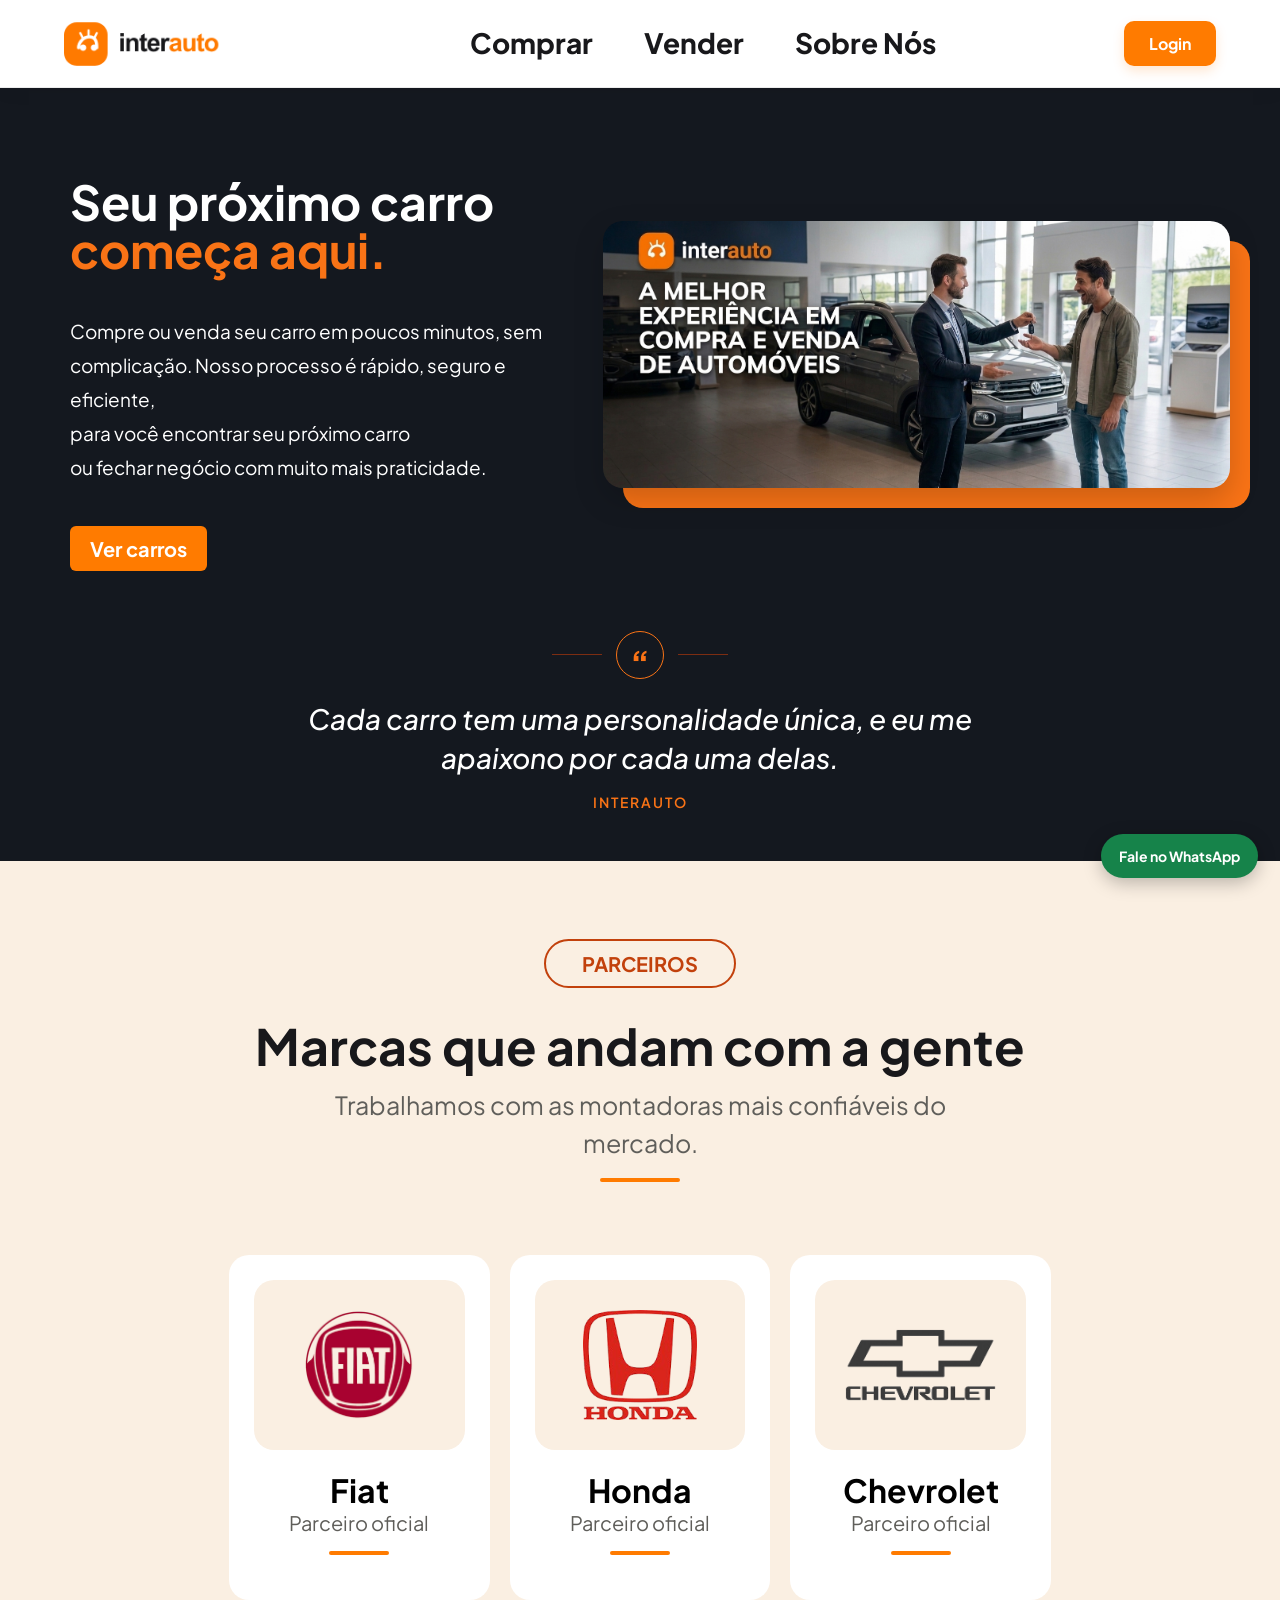
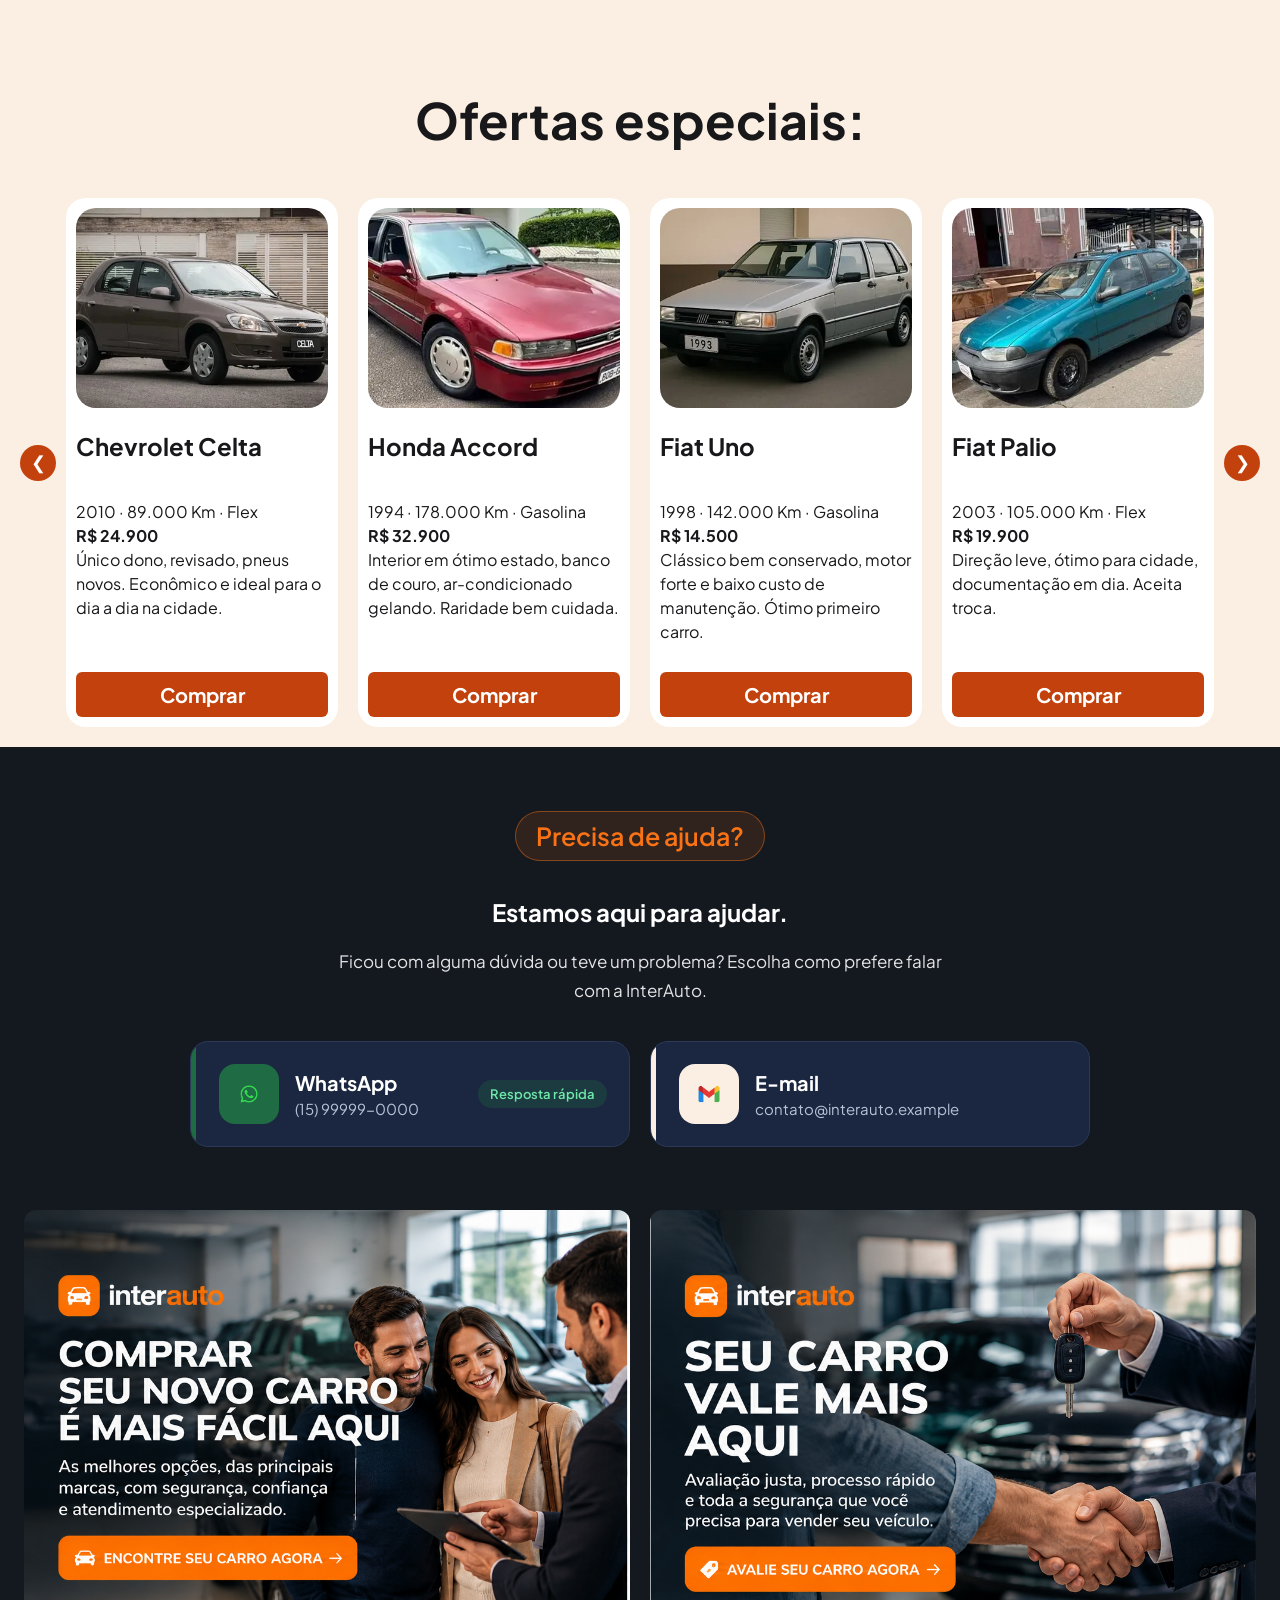
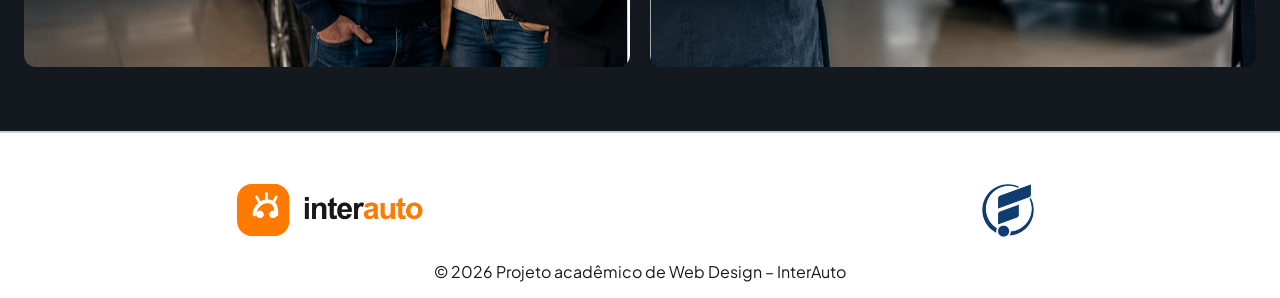
<file: index.html>
<!DOCTYPE html>
<html lang="pt-br">
    <head>
        <title>InterAuto | Compra e Venda de Carros</title>
        <meta charset="utf-8">
        <meta name="viewport" content="width=device-width, initial-scale=1">
        <meta name="description" content="Compre ou venda seu carro com a InterAuto. Veja ofertas de Fiat, Honda, Chevrolet e mais, de forma rápida, segura e sem complicação.">
        <meta property="og:type" content="website">
        <meta property="og:site_name" content="InterAuto">
        <meta property="og:title" content="InterAuto | Compra e Venda de Carros">
        <meta property="og:description" content="Compre ou venda seu carro com a InterAuto. Veja ofertas de Fiat, Honda, Chevrolet e mais, de forma rápida, segura e sem complicação.">
        <link rel="canonical" href="https://interauto-jet.vercel.app/">
        <meta property="og:locale" content="pt_BR">
        <meta property="og:url" content="https://interauto-jet.vercel.app/">
        <meta property="og:image" content="https://interauto-jet.vercel.app/images/telas/Imagem_capa.jpg">
        <meta name="twitter:card" content="summary_large_image">
        <meta name="twitter:title" content="InterAuto | Compra e Venda de Carros">
        <meta name="twitter:description" content="Compre ou venda seu carro com a InterAuto. Veja ofertas de Fiat, Honda, Chevrolet e mais, de forma rápida, segura e sem complicação.">
        <link rel="preconnect" href="https://fonts.googleapis.com">
        <link rel="preconnect" href="https://fonts.gstatic.com" crossorigin>
        <link href="https://fonts.googleapis.com/css2?family=Plus+Jakarta+Sans:ital,wght@0,200..800;1,200..800&display=swap" rel="stylesheet">
        <link rel="stylesheet" href="css/base.css">
        <link rel="stylesheet" href="css/header.css">
        <link rel="stylesheet" href="css/footer.css">
        <link rel="stylesheet" href="css/cards.css">
        <link rel="stylesheet" href="css/home.css">
        <link rel="icon" type="image/png" href="images/telas/favicon.png">
        <script>
            /* Se alguém abrir /index.html no site publicado, vai para o endereço principal (/).
               Só em http/https: abrindo o arquivo direto no computador (file://), não redireciona. */
            if (location.protocol.startsWith("http") && location.pathname.endsWith("/index.html")) {
                location.replace(location.pathname.replace(/index\.html$/, "") + location.search + location.hash);
            }
        </script>
        <script type="application/ld+json">
        {
          "@context": "https://schema.org",
          "@type": "AutoDealer",
          "name": "InterAuto",
          "url": "https://interauto-jet.vercel.app/",
          "description": "Compra e venda de veículos com segurança, transparência e agilidade.",
          "areaServed": "BR"
        }
        </script>
        <script src="./js/efeitos.js" defer></script>
    </head>
    <body>
        <header>
                 <a href="index.html" class="logo">
                    <img src="images/telas/logo_interauto.png" alt="Interauto">
                </a>
            <nav>
                <div class="menu">
                <a href="pages/comprar.html">Comprar</a>
                <a href="pages/vender.html">Vender</a>
                <a href="pages/sobre.html">Sobre Nós</a>
                </div>
            </nav>
            <a href="pages/login.html">
                 <button>Login</button>
            </a>
        </header>
        <section class="capa">
            <div class="capa-texto">
                <div>
                    <h1>Seu próximo carro<br><strong>começa aqui.</strong></h1>
                    <p>Compre ou venda seu carro em poucos minutos, sem complicação. Nosso processo é rápido, seguro e eficiente,<br> para você encontrar seu próximo carro <br>ou fechar negócio com muito mais praticidade.</p>
                    <a href="./pages/comprar.html">
                        <br>  
                        <button>Ver carros</button>
                    </a>
                </div>
                <div class="capa-imagem">
                    <img src="images/telas/Imagem_capa.jpg" alt="Capa da Interauto">
                </div>
            </div>
            <div class="frase">
                 <div class="frase-icone">
                    <span class="frase-linha"></span>
                    <span class="frase-aspas">“</span>
                    <span class="frase-linha"></span>
                </div>
                <p>Cada carro tem uma personalidade única, e eu me apaixono por cada uma delas.</p>
                <span class="frase-autor">INTERAUTO</span>
            </div>
        </section>
        <section class="parceiros">
            <br>
            <article class="titulo">
                <h2 id="parceria">PARCEIROS</h2>
                <p class="destaque">Marcas que andam com a gente</p>
                <p class="subdestaque">Trabalhamos com as montadoras mais confiáveis do <br>mercado.</p>
            </article>
            <br>
            <article class="texto">
                <div>
                    <img src="images/banners/Logo_Fiat.png" alt="Logo da Fiat">
                    <p><strong>Fiat</strong>
                    <br>Parceiro oficial</p>
                </div>
                <div>
                    <img src="images/banners/Logo_Honda.png" alt="Logo da Honda">
                    <p><strong>Honda</strong>
                    <br>Parceiro oficial</p>
                </div>
                <div>
                    <img src="images/banners/Logo_Chevrolet.png" alt="Logo da Chevrolet">
                    <p><strong>Chevrolet</strong>
                    <br>Parceiro oficial</p>
                </div>
            </article>
         </section>
        <section class="ofertas-carros">
            <h2 id="ofertas">Ofertas especiais:</h2>
            <div class="carrossel-container">

                <button class="seta-carrossel"
                        onclick="passarCarros(-1)">
                    &#10094;
                </button>
            
                <div class="carros" id="carros">

                <article class="card">
                     <picture>
                        <source type="image/webp" srcset="images/carros/Chevrolet_Celta-480.webp 480w, images/carros/Chevrolet_Celta-800.webp 800w" sizes="(max-width: 500px) 100vw, (max-width: 900px) 50vw, 25vw">
                        <img src="images/carros/Chevrolet_Celta.jpg" alt="Chevrolet Celta 2010" width="888" height="592" loading="lazy" decoding="async">
                    </picture>
                    <h3>Chevrolet Celta</h3>
                    <p>2010 · 89.000 Km · Flex<br>
                        <strong>R$ 24.900<br></strong>
                        Único dono, revisado, pneus novos. Econômico e ideal para o dia a dia na cidade.
                    </p>
                    <button>Comprar</button>
                </article>
                <article class="card">
                    <picture>
                        <source type="image/webp" srcset="images/carros/Honda_Accord-480.webp 480w, images/carros/Honda_Accord-738.webp 738w" sizes="(max-width: 500px) 100vw, (max-width: 900px) 50vw, 25vw">
                        <img src="images/carros/Honda_Accord.jpg" alt="Honda Accord 1994" width="738" height="414" loading="lazy" decoding="async">
                    </picture>
                    <h3>Honda Accord</h3>
                    <p>1994 · 178.000 Km · Gasolina<br>
                      <strong> R$ 32.900<br></strong>
                        Interior em ótimo estado, banco de couro, ar-condicionado gelando. Raridade bem cuidada.</p>
                    <button>Comprar</button>
                </article>

                <article class="card">
                    <picture>
                        <source type="image/webp" srcset="images/carros/Fiat_Uno-480.webp 480w, images/carros/Fiat_Uno-678.webp 678w" sizes="(max-width: 500px) 100vw, (max-width: 900px) 50vw, 25vw">
                        <img src="images/carros/Fiat_Uno.jpg" alt="Fiat Uno 1998" width="678" height="452" loading="lazy" decoding="async">
                    </picture>
                    <h3>Fiat Uno</h3>
                    <p>1998 · 142.000 Km · Gasolina<br>
                       <strong>R$ 14.500<br></strong> 
                        Clássico bem conservado, motor forte e baixo custo de manutenção. Ótimo primeiro carro.
                    </p>
                    <button>Comprar</button>
                </article>

                <article class="card">
                    <picture>
                        <source type="image/webp" srcset="images/carros/Fiat_Palio-480.webp 480w, images/carros/Fiat_Palio-552.webp 552w" sizes="(max-width: 500px) 100vw, (max-width: 900px) 50vw, 25vw">
                        <img src="images/carros/Fiat_Palio.jpg" alt="Fiat Palio 2003" width="552" height="414" loading="lazy" decoding="async">
                    </picture>
                    <h3>Fiat Palio</h3>
                    <p>2003 · 105.000 Km · Flex<br>
                      <strong> R$ 19.900<br></strong>
                        Direção leve, ótimo para cidade, documentação em dia. Aceita troca.
                    </p>
                    <button>Comprar</button>
                </article>
                <article class="card">
                    <picture>
                        <source type="image/webp" srcset="images/carros/Honda_Skyline-480.webp 480w, images/carros/Honda_Skyline-678.webp 678w" sizes="(max-width: 500px) 100vw, (max-width: 900px) 50vw, 25vw">
                        <img src="images/carros/Honda_Skyline.jpg" alt="Nissan Skyline 1999" width="678" height="452" loading="lazy" decoding="async">
                    </picture>
                    <h3>Nissan Skyline</h3>
                    <p>1999 · 84.000 Km · Gasolina<br>
                        <strong>R$ 389.900<br></strong>
                        Esportivo japonês raro, motor original, pintura preservada e documentação completa. Para colecionador.
                    </p>
                    <button>Comprar</button>
                </article>

                <article class="card">
                    <picture>
                        <source type="image/webp" srcset="images/carros/Chevrolet_Astra_Sedan-480.webp 480w, images/carros/Chevrolet_Astra_Sedan-800.webp 800w" sizes="(max-width: 500px) 100vw, (max-width: 900px) 50vw, 25vw">
                        <img src="images/carros/Chevrolet_Astra_Sedan.jpg" alt="Chevrolet Astra Sedan 2008" width="1280" height="960" loading="lazy" decoding="async">
                    </picture>
                    <h3>Chevrolet Astra Sedan</h3>
                    <p>2008 · 121.000 Km · Flex<br>
                        <strong>R$ 27.900<br></strong>
                        Ar-condicionado, direção hidráulica e vidros elétricos. Revisões em dia e pneus novos.
                    </p>
                    <button>Comprar</button>
                </article>

                <article class="card">
                    <picture>
                        <source type="image/webp" srcset="images/carros/Chevrolet_Astra_Hatch-480.webp 480w, images/carros/Chevrolet_Astra_Hatch-800.webp 800w" sizes="(max-width: 500px) 100vw, (max-width: 900px) 50vw, 25vw">
                        <img src="images/carros/Chevrolet_Astra_Hatch.jpg" alt="Chevrolet Astra Hatch 2011" width="1024" height="709" loading="lazy" decoding="async">
                    </picture>
                    <h3>Chevrolet Astra Hatch</h3>
                    <p>2011 · 98.000 Km · Flex<br>
                        <strong>R$ 34.900<br></strong>
                        Segundo dono, central multimídia, rodas de liga leve e ótimo conforto para viagens.
                    </p>
                    <button>Comprar</button>
                </article>

                <article class="card">
                    <picture>
                        <source type="image/webp" srcset="images/carros/Fiat_Uno_Turbo-480.webp 480w, images/carros/Fiat_Uno_Turbo-800.webp 800w" sizes="(max-width: 500px) 100vw, (max-width: 900px) 50vw, 25vw">
                        <img src="images/carros/Fiat_Uno_Turbo.jpg" alt="Fiat Uno Turbo 1994" width="984" height="635" loading="lazy" decoding="async">
                    </picture>
                    <h3>Fiat Uno Turbo</h3>
                    <p>1994 · 118.000 Km · Gasolina<br>
                        <strong>R$ 59.900<br></strong>
                        Lendário 1.4 turbo, original de fábrica, funcionamento perfeito. Item de colecionador.
                    </p>
                    <button>Comprar</button>
                </article>

                <article class="card">
                    <picture>
                        <source type="image/webp" srcset="images/carros/Honda_HRV-480.webp 480w, images/carros/Honda_HRV-690.webp 690w" sizes="(max-width: 500px) 100vw, (max-width: 900px) 50vw, 25vw">
                        <img src="images/carros/Honda_HRV.jpg" alt="Honda HR-V 2019" width="690" height="460" loading="lazy" decoding="async">
                    </picture>
                    <h3>Honda HR-V</h3>
                    <p>2019 · 62.000 Km · Flex<br>
                        <strong>R$ 98.900<br></strong>
                        Câmbio automático CVT, câmera de ré, banco de couro e revisões feitas na concessionária.
                    </p>
                    <button>Comprar</button>
                </article>

                <article class="card">
                    <picture>
                        <source type="image/webp" srcset="images/carros/Fiat_Mobi-447.webp 447w" sizes="(max-width: 500px) 100vw, (max-width: 900px) 50vw, 25vw">
                        <img src="images/carros/Fiat_Mobi.jpg" alt="Fiat Mobi 2021" width="447" height="447" loading="lazy" decoding="async">
                    </picture>
                    <h3>Fiat Mobi</h3>
                    <p>2021 · 38.000 Km · Flex<br>
                        <strong>R$ 52.900<br></strong>
                        Único dono, compacto e econômico, ideal para o trânsito da cidade. Ainda com garantia de fábrica.
                    </p>
                    <button>Comprar</button>
                </article>
            </div>

            <button class="seta-carrossel"
                    onclick="passarCarros(1)">
                &#10095;
            </button>
        
        </div>
        </section>
        <section class="contato" id="contato" aria-labelledby="contato-titulo">
            <div class="contato-conteudo">
                <p class="contato-etiqueta">Precisa de ajuda?</p>
                <h2 id="contato-titulo">Estamos aqui para ajudar.</h2>
                <p>Ficou com alguma dúvida ou teve um problema? Escolha como prefere falar com a InterAuto.</p>

                <div class="contato-opcoes">
                    <a href="https://wa.me/5515999990000" target="_blank" rel="noopener noreferrer" class="contato-whatsapp">
                        <img src="images/telas/Whastsapp_logo.png" alt="Ícone do WhatsApp">
                        <span class="canal-texto">
                            <strong>WhatsApp</strong>
                            <small>(15) 99999-0000</small>
                        </span>
                        <em class="canal-tag">Resposta rápida</em>
                    </a>

                    <a href="#contato" class="contato-email" data-usuario="contato" data-dominio="interauto.example">
                        <img src="images/telas/Email_logo.png" alt="Ícone de e-mail">
                        <span class="canal-texto">
                            <strong>E-mail</strong>
                            <small data-email-texto></small>
                        </span>
                    </a>
                </div>
            </div>
            <br><br><br>
            <div class="imagens">
            <a href="pages/comprar.html">
                <img id="img1" src="images/banners/interauto_comprar.png" alt="Comprar carros na InterAuto">
            </a>
            <a href="pages/vender.html">
                <img id="img2" src="images/banners/interauto_vender.png" alt="Vender seu carro na InterAuto">
            </a>
        </div>
        </section>
            <footer id="rodape">
                <br><br>
                <div>
                    <img src="images/telas/logo_interauto.png" alt="Interauto">
                    <img src="images/telas/logo_facens.jpg" alt="Facens">
                </div>
                <div>
                    <p style="text-align: center;">© 2026 Projeto acadêmico de Web Design – InterAuto</p>
                 </div>
            </footer>
            <a class="contato-atalho"
               href="https://wa.me/5515999990000?text=Ol%C3%A1%2C%20preciso%20de%20ajuda%20com%20a%20InterAuto."
               target="_blank" rel="noopener noreferrer" aria-label="Falar com a InterAuto pelo WhatsApp">
                Fale no WhatsApp
            </a>
    
                <script src="js/script.js"></script>
        <script src="js/lojas.js"></script>
        <script>
            /* Liga cada botão "Comprar" da home ao carro correspondente da lista CARROS */
            document.querySelectorAll("#carros .card").forEach(card => {
                const nome = card.querySelector("h3").textContent.trim();
                const ano = parseInt(card.querySelector("p").firstChild.textContent);
                const carro = CARROS.find(c => `${c.marca} ${c.modelo}` === nome && c.ano === ano);
                if (!carro) return;

                card.querySelector("button").addEventListener("click", () => {
                    location.href = "pages/comprar.html?carro=" + carro.id;
                });
            });
        </script>

        <script>
            /* Monta o link de e-mail aqui para não deixar o endereço em texto puro no HTML (anti-spam) */
            document.querySelectorAll("[data-usuario]").forEach(a => {
                const email = a.dataset.usuario + "@" + a.dataset.dominio;
                a.href = "mailto:" + email;
                const texto = a.querySelector("[data-email-texto]");
                if (texto) texto.textContent = email;
            });
        </script>

            <script src="js/sessao.js"></script>
    </body>

</html>
</file>
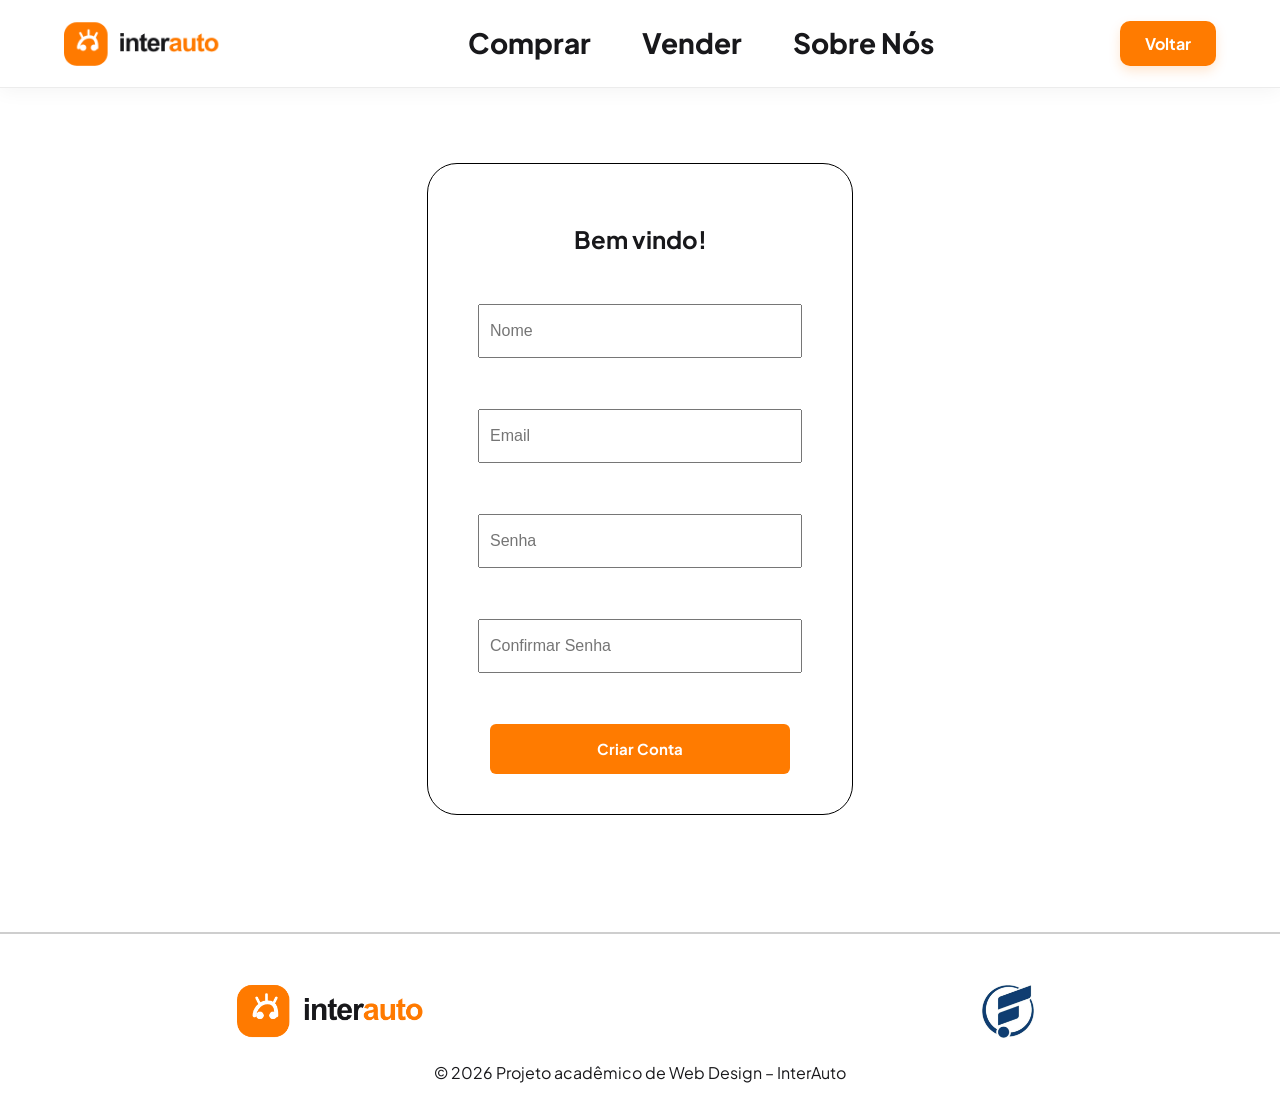
<file: pages/cadastro.html>
<!DOCTYPE html>
<html lang="pt-br">
    <head>
        <title>Criar conta | InterAuto Carros</title>
        <meta charset="utf-8">
        <meta name="viewport" content="width=device-width, initial-scale=1">
        <meta name="description" content="Crie sua conta na InterAuto para comprar e vender carros com mais praticidade e segurança.">
        <meta name="robots" content="noindex, follow">
        <meta property="og:type" content="website">
        <meta property="og:site_name" content="InterAuto">
        <meta property="og:title" content="Criar conta | InterAuto Carros">
        <meta property="og:description" content="Crie sua conta na InterAuto para comprar e vender carros com mais praticidade e segurança.">
        <meta property="og:locale" content="pt_BR">
        <meta property="og:url" content="https://interauto-jet.vercel.app/pages/cadastro.html">
        <meta property="og:image" content="https://interauto-jet.vercel.app/images/telas/Imagem_capa.jpg">
        <meta name="twitter:card" content="summary_large_image">
        <meta name="twitter:title" content="Criar conta | InterAuto Carros">
        <meta name="twitter:description" content="Crie sua conta na InterAuto para comprar e vender carros com mais praticidade e segurança.">
        <link rel="preconnect" href="https://fonts.googleapis.com">
        <link rel="preconnect" href="https://fonts.gstatic.com" crossorigin>
        <link href="https://fonts.googleapis.com/css2?family=Plus+Jakarta+Sans:ital,wght@0,200..800;1,200..800&display=swap" rel="stylesheet">
        <link rel="stylesheet" href="../css/base.css">
        <link rel="stylesheet" href="../css/header.css">
        <link rel="stylesheet" href="../css/footer.css">
        <link rel="stylesheet" href="../css/auth.css">
        <link rel="icon" type="image/png" href="../images/telas/favicon.png">
        <script src="../js/efeitos.js" defer></script>
    </head>
    <body>
        <header>
                 <a href="../index.html" class="logo">
                    <img src="../images/telas/logo_interauto.png" alt="Interauto">
                </a>
            <nav>
                <div class="menu">
                <a href="./comprar.html">Comprar</a>
                <a href="./vender.html">Vender</a>
                <a href="./sobre.html">Sobre Nós</a>
                </div>
            </nav>
            <a href="./login.html">

                <button>Voltar</button>
            </a>
        </header>
        <br>
        <section class="login-container">
            <div class="login">
                <form id="form-cadastro">
                    <h1>Bem vindo!</h1>
                    <div class="input-container">
                        <input placeholder="Nome" type="text" id="nome" name="nome" autocomplete="name" minlength="2" maxlength="60" required><br><br>
                    </div>
                    <div class="input-container">
                        <input placeholder="Email" type="email" id="email" name="email" autocomplete="email" maxlength="100" required><br><br>
                    </div>
                    <div class="input-container">
                        <input placeholder="Senha" type="password" id="senha" name="senha" autocomplete="new-password" minlength="6" maxlength="100" required><br><br>
                    </div>
                    <div class="input-container">
                        <input placeholder="Confirmar Senha" type="password" id="confirmar-senha" name="confirmar-senha" autocomplete="new-password" minlength="6" maxlength="100" required><br><br>
                    </div>
                        
                    <button type="submit">Criar Conta</button>
                </form>
            </div>
        </section>
        <br><br><br>
            <footer id="rodape">
                <br><br>
                <div>
                    <img src="../images/telas/logo_interauto.png" alt="Interauto">
                    <img src="../images/telas/logo_facens.jpg" alt="Facens">
                </div>
                <div>
                    <p style="text-align: center;">© 2026 Projeto acadêmico de Web Design – InterAuto</p>
                 </div>
            </footer>
        <script src="../js/auth.js"></script>
    </body>
</html>
</file>
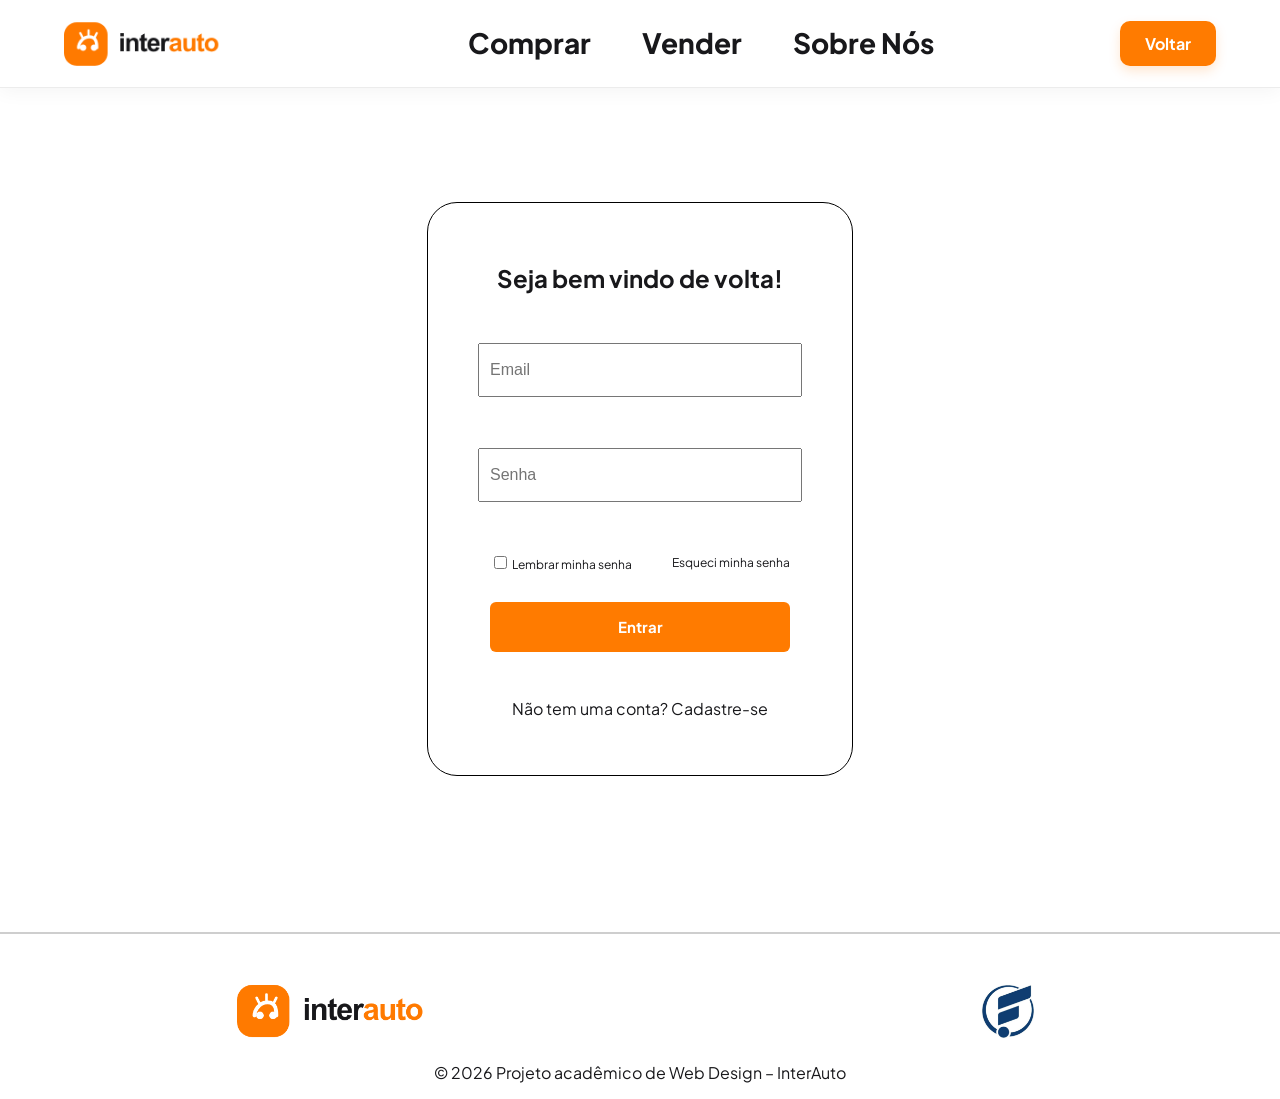
<file: pages/login.html>
<!DOCTYPE html>
<html lang="pt-br">
    <head>
        <title>Entrar na sua conta | InterAuto</title>
        <meta charset="utf-8">
        <meta name="viewport" content="width=device-width, initial-scale=1">
        <meta name="description" content="Entre na sua conta InterAuto para comprar e vender carros com mais praticidade.">
        <meta name="robots" content="noindex, follow">
        <meta property="og:type" content="website">
        <meta property="og:site_name" content="InterAuto">
        <meta property="og:title" content="Entrar na sua conta | InterAuto">
        <meta property="og:description" content="Entre na sua conta InterAuto para comprar e vender carros com mais praticidade.">
        <meta property="og:locale" content="pt_BR">
        <meta property="og:url" content="https://interauto-jet.vercel.app/pages/login.html">
        <meta property="og:image" content="https://interauto-jet.vercel.app/images/telas/Imagem_capa.jpg">
        <meta name="twitter:card" content="summary_large_image">
        <meta name="twitter:title" content="Entrar na sua conta | InterAuto">
        <meta name="twitter:description" content="Entre na sua conta InterAuto para comprar e vender carros com mais praticidade.">
        <link rel="preconnect" href="https://fonts.googleapis.com">
        <link rel="preconnect" href="https://fonts.gstatic.com" crossorigin>
        <link href="https://fonts.googleapis.com/css2?family=Plus+Jakarta+Sans:ital,wght@0,200..800;1,200..800&display=swap" rel="stylesheet">
        <link rel="stylesheet" href="../css/base.css">
        <link rel="stylesheet" href="../css/header.css">
        <link rel="stylesheet" href="../css/footer.css">
        <link rel="stylesheet" href="../css/auth.css">
        <link rel="icon" type="image/png" href="../images/telas/favicon.png">
        <script src="../js/efeitos.js" defer></script>
    </head>
    <body>
        <header>
                 <a href="../index.html" class="logo">
                    <img src="../images/telas/logo_interauto.png" alt="Interauto">
                </a>
            <nav>
                <div class="menu">
                <a href="./comprar.html">Comprar</a>
                <a href="./vender.html">Vender</a>
                <a href="./sobre.html">Sobre Nós</a>
                </div>
            </nav>
            <a href="../index.html">
                <button>Voltar</button>
            </a>
        </header>
        <br>
        <section class="login-container">
            <div class="login">
                <form id="form-login">
                    <h1>Seja bem vindo de volta!</h1>
                    <div class="input-container">
                        <input placeholder="Email" type="email" id="email" name="email" autocomplete="email" maxlength="100" required><br><br>
                    </div>
                    <div class="input-container">
                        <input placeholder="Senha" type="password" id="senha" name="senha" autocomplete="current-password" maxlength="100" required><br><br>
                    </div>
                    <div class="remember-forgot">
                        <label>
                        <input type="checkbox">
                        Lembrar minha senha
                        </label>
                        <a href="#">Esqueci minha senha</a>
                    </div>
                        
                    <button type="submit">Entrar</button>

                    <div class="register-link">
                        <p>Não tem uma conta? <a href="cadastro.html"> Cadastre-se</a></p>
                    </div>
                </form>
            </div>
        </section>
        <br><br><br>
            <footer id="rodape">
                <br><br>
                <div>
                    <img src="../images/telas/logo_interauto.png" alt="Interauto">
                    <img src="../images/telas/logo_facens.jpg" alt="Facens">
                </div>
                <div>
                    <p style="text-align: center;">© 2026 Projeto acadêmico de Web Design – InterAuto</p>
                 </div>
            </footer>
        <script src="../js/auth.js"></script>
    </body>
</html>
</file>
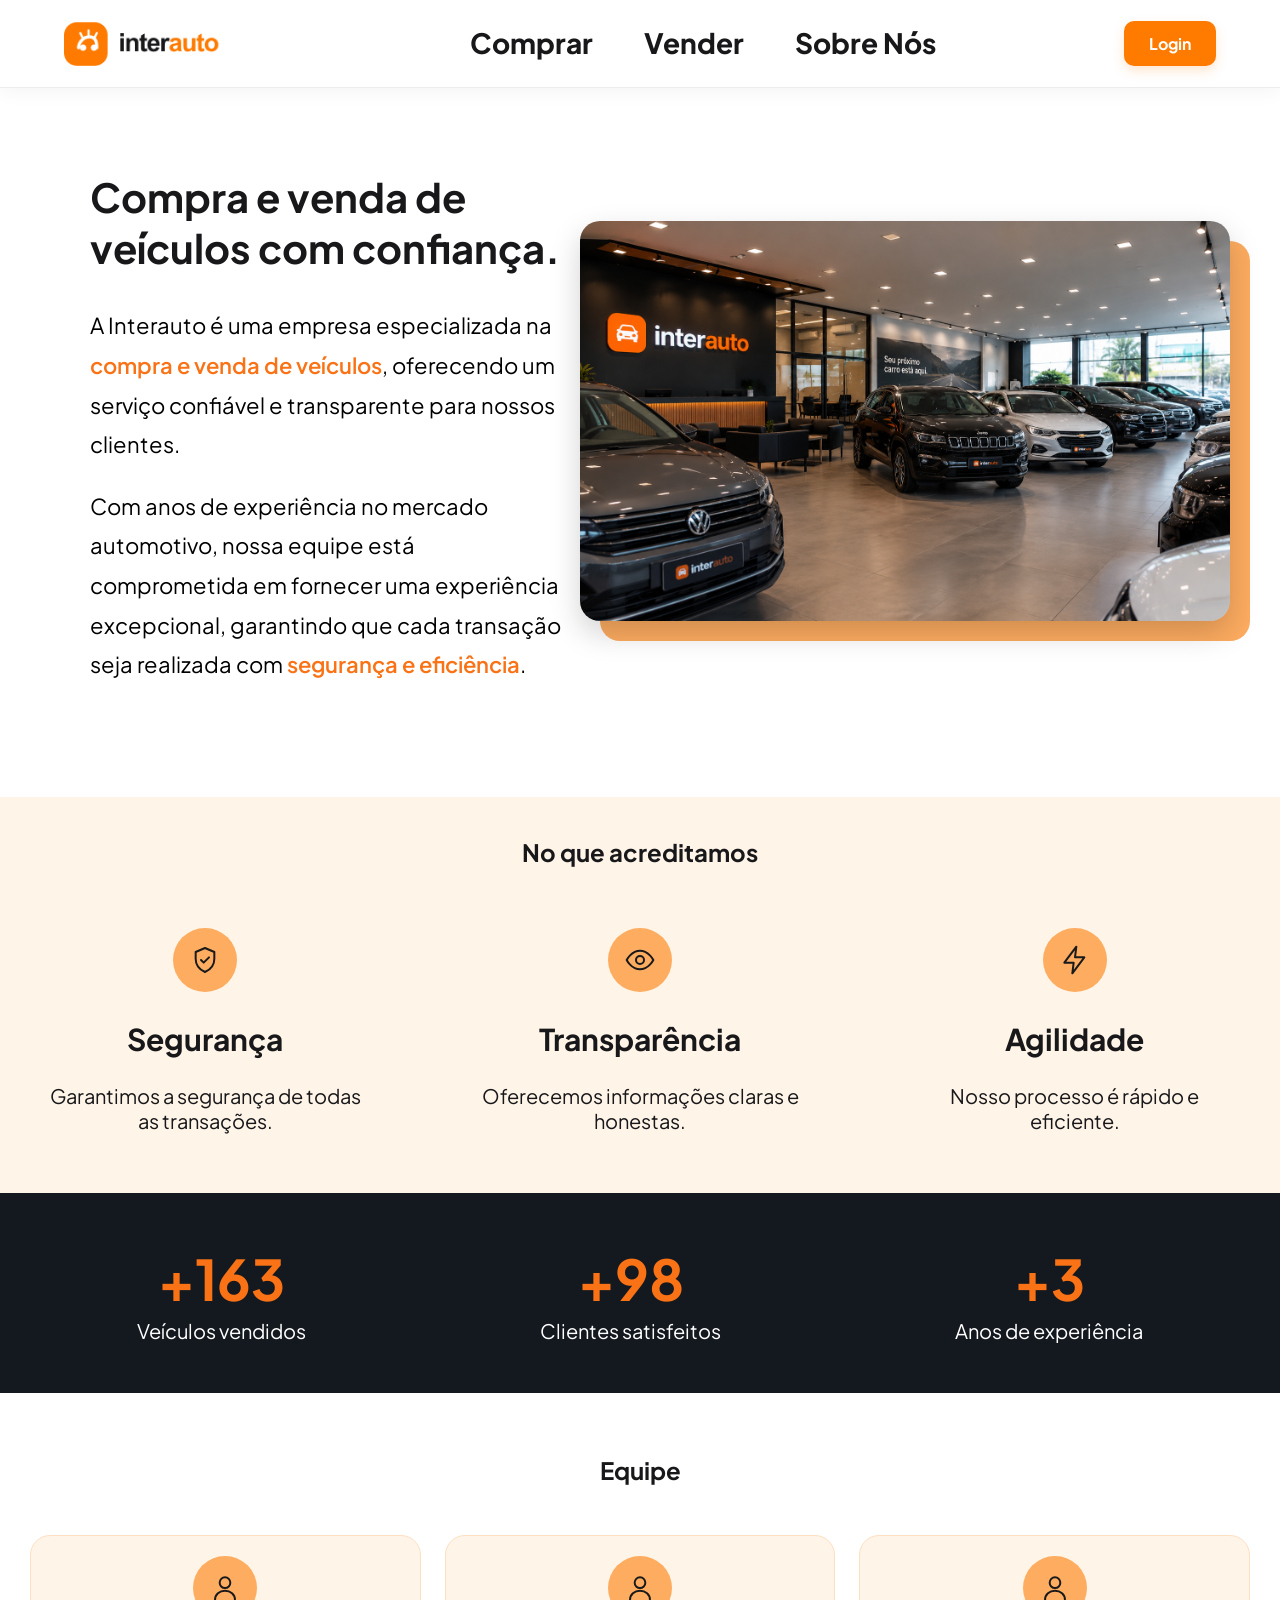
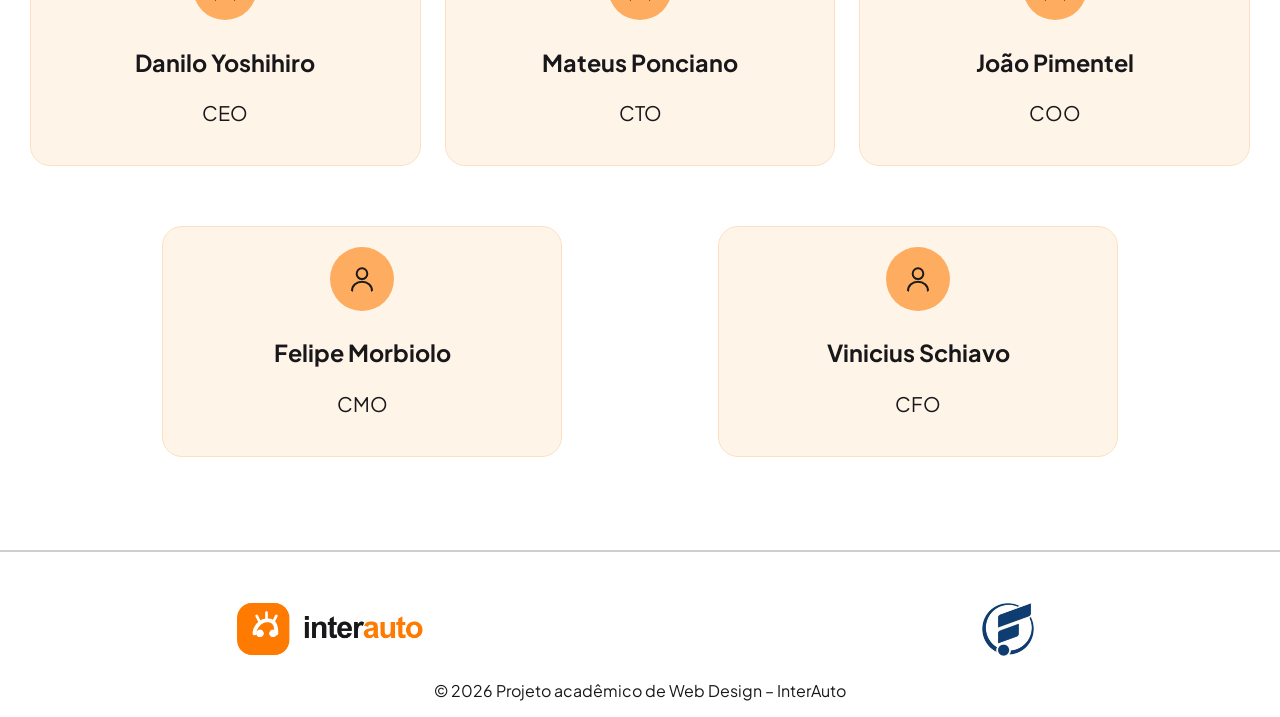
<file: pages/sobre.html>
<!DOCTYPE html>
<html lang="pt-br">
    <head>
        <title>Sobre Nós | InterAuto Compra e Venda de Carros</title>
        <meta charset="utf-8">
        <meta name="viewport" content="width=device-width, initial-scale=1">
        <meta name="description" content="Conheça a InterAuto, empresa de compra e venda de veículos com segurança, transparência e agilidade, e a equipe por trás do projeto.">
        <meta property="og:type" content="website">
        <meta property="og:site_name" content="InterAuto">
        <meta property="og:title" content="Sobre Nós | InterAuto Compra e Venda de Carros">
        <meta property="og:description" content="Conheça a InterAuto, empresa de compra e venda de veículos com segurança, transparência e agilidade, e a equipe por trás do projeto.">
        <link rel="canonical" href="https://interauto-jet.vercel.app/pages/sobre.html">
        <meta property="og:locale" content="pt_BR">
        <meta property="og:url" content="https://interauto-jet.vercel.app/pages/sobre.html">
        <meta property="og:image" content="https://interauto-jet.vercel.app/images/telas/Imagem_capa.jpg">
        <meta name="twitter:card" content="summary_large_image">
        <meta name="twitter:title" content="Sobre Nós | InterAuto Compra e Venda de Carros">
        <meta name="twitter:description" content="Conheça a InterAuto, empresa de compra e venda de veículos com segurança, transparência e agilidade, e a equipe por trás do projeto.">
        <link rel="preconnect" href="https://fonts.googleapis.com">
        <link rel="preconnect" href="https://fonts.gstatic.com" crossorigin>
        <link href="https://fonts.googleapis.com/css2?family=Plus+Jakarta+Sans:ital,wght@0,200..800;1,200..800&display=swap" rel="stylesheet">
        <link rel="stylesheet" href="../css/base.css">
        <link rel="stylesheet" href="../css/header.css">
        <link rel="stylesheet" href="../css/footer.css">
        <link rel="stylesheet" href="../css/sobre.css">
        <link rel="icon" type="image/png" href="../images/telas/favicon.png">
        <script src="../js/efeitos.js" defer></script>
    </head>
    <body>
        <header>
            <a href="../index.html" class="logo">
                <img src="../images/telas/logo_interauto.png" alt="Interauto">
            </a>
            <nav>
                <div class="menu">
                    <a href="./comprar.html">Comprar</a>
                    <a href="./vender.html">Vender</a>
                    <a href="./sobre.html">Sobre Nós</a>
                </div>
            </nav>
            <a href="./login.html">
                <button>Login</button>
            </a>
        </header>

        <section class="sobre revelar">
            <div class="sobre-texto">
                <div>
                    <h1>Compra e venda de <br>veículos com confiança.</h1>
                    <p>
                        A Interauto é uma empresa especializada na <strong>compra e venda de veículos</strong>,
                        oferecendo um serviço confiável e transparente para nossos clientes.
                    </p>
                    <p>
                        Com anos de experiência no mercado automotivo, nossa equipe está comprometida em
                        fornecer uma experiência excepcional, garantindo que cada transação seja realizada
                        com <strong>segurança e eficiência</strong>.
                    </p>
                </div>

                <div class="sobre-imagem">
                    <img src="../images/banners/imagem_loja.png" alt="Showroom da Interauto">
                </div>
            </div>
        </section>

        <br><br>

        <section class="ideais revelar">
            <h2 class="titulo-secao">No que acreditamos</h2><br>
            <article class="valores">
                <div>
                    <img src="../images/icones/seguranca.svg" alt="Segurança">
                    <h2>Segurança</h2>
                    <p>Garantimos a segurança de todas as transações.</p>
                </div>
                <div>
                    <img src="../images/icones/transparencia.svg" alt="Transparência">
                    <h2>Transparência</h2>
                    <p>Oferecemos informações claras e honestas.</p>
                </div>
                <div>
                    <img src="../images/icones/agilidade.svg" alt="Agilidade">
                    <h2>Agilidade</h2>
                    <p>Nosso processo é rápido e eficiente.</p>
                </div>
            </article>
        </section>

        <section class="numeros revelar">
            <div><strong data-alvo="500">0</strong><p>Veículos vendidos</p></div>
            <div><strong data-alvo="300">0</strong><p>Clientes satisfeitos</p></div>
            <div><strong data-alvo="10">0</strong><p>Anos de experiência</p></div>
        </section>

        <br><br>
        <h2 class="titulo-secao" style="text-align: center;">Equipe</h2>
        <section class="equipe">
            <article class="equipe1 revelar">
                <div class="membro">
                    <img src="../images/icones/icone-pessoa.svg" alt="Ícone de perfil de Danilo Yoshihiro">
                    <h3>Danilo Yoshihiro</h3>
                    <p>CEO</p>
                    <p class="bio">Responsável pela visão e direção da InterAuto.</p>
                </div>
                <div class="membro">
                    <img src="../images/icones/icone-pessoa.svg" alt="Ícone de perfil de Mateus Ponciano">
                    <h3>Mateus Ponciano</h3>
                    <p>CTO</p>
                    <p class="bio">Cuida da tecnologia e do desenvolvimento do site.</p>
                </div>
                <div class="membro">
                    <img src="../images/icones/icone-pessoa.svg" alt="Ícone de perfil de João Pimentel">
                    <h3>João Pimentel</h3>
                    <p>COO</p>
                    <p class="bio">Coordena as operações e o dia a dia da empresa.</p>
                </div>
            </article>
            <article class="equipe2 revelar">
                <div class="membro">
                    <img src="../images/icones/icone-pessoa.svg" alt="Ícone de perfil de Felipe Morbiolo">
                    <h3>Felipe Morbiolo</h3>
                    <p>CMO</p>
                    <p class="bio">Lidera o marketing e a comunicação com os clientes.</p>
                </div>
                <div class="membro">
                    <img src="../images/icones/icone-pessoa.svg" alt="Ícone de perfil de Vinicius Schiavo">
                    <h3>Vinicius Schiavo</h3>
                    <p>CFO</p>
                    <p class="bio">Gerencia as finanças e o planejamento da empresa.</p>
                </div>
            </article>
        </section>

        <br><br><br>
        <footer id="rodape">
            <br><br>
            <div>
                <img src="../images/telas/logo_interauto.png" alt="Interauto">
                <img src="../images/telas/logo_facens.jpg" alt="Facens">
            </div>
            <div>
                <p style="text-align: center;">© 2026 Projeto acadêmico de Web Design – InterAuto</p>
            </div>
        </footer>

        <button id="topo" aria-label="Voltar ao topo">↑</button>
            <script src="../js/sessao.js"></script>
    </body>
</html>
</file>
<file: css/base.css>
/* =========================================================
   BASE — carregado em TODAS as páginas
   Variáveis, reset, tipografia, botões e animações globais
   ========================================================= */

:root {
  /* Cores */
  --laranja:        #ff7b00;
  --laranja-vivo:   #f97316;
  --laranja-escuro: #c2410c;
  --laranja-claro:  #fdac60;
  --bege:           #faefe2;
  --bege-claro:     #fff4e8;
  --escuro:         #14181f;
  --texto:          #18181b;
  --cinza:          #5f5e5a;

  /* Tipografia */
  --fonte: "Plus Jakarta Sans", sans-serif;
}

body {
  margin: 0;
  font-family: var(--fonte);
  color: var(--texto);
  overflow-x: hidden;
}

a {
  text-decoration: none;
  color: inherit;
}

/* ---------- Botões ---------- */
button {
  transition: transform 0.2s ease, box-shadow 0.2s ease, background-color 0.2s ease;
}
button:hover  { transform: translateY(-4px); }
button:active { transform: translateY(-1px); }

/* ---------- Revelar ao rolar (usado por efeitos.js) ---------- */
.js .revelar,
.js .item-revelar {
  opacity: 0;
  translate: 0 30px;
}

.js .revelar {
  transition: opacity 0.6s ease, translate 0.6s ease;
}

/* Itens: mantém o hover original e só atrasa o efeito de aparecer */
.js .item-revelar {
  transition:
    opacity 0.6s ease var(--atraso, 0s),
    translate 0.6s ease var(--atraso, 0s),
    transform 0.2s ease,
    box-shadow 0.2s ease,
    background-color 0.2s ease;
}

.js .revelar.visivel,
.js .item-revelar.visivel {
  opacity: 1;
  translate: 0 0;
}

@media (prefers-reduced-motion: reduce) {
  .js .revelar,
  .js .item-revelar {
    opacity: 1;
    translate: none;
    transition: none;
  }
}

/* ---------- Transição suave entre páginas ----------
   Navegadores com suporte (Chrome, Edge e Safari recentes) fazem um fade
   entre as páginas e mantêm o cabeçalho parado. Nos outros, a página
   apenas aparece com um fade ao carregar. */
@view-transition {
  navigation: auto;
}

header { view-transition-name: cabecalho; }

::view-transition-old(root),
::view-transition-new(root) {
  animation-duration: 0.35s; /* aumente para deixar mais lento */
}

/* cabeçalho não pisca: só a versão nova fica visível */
::view-transition-old(cabecalho) { display: none; }
::view-transition-new(cabecalho) { animation: none; }

@keyframes entrada-pagina {
  from { opacity: 0; }
  to   { opacity: 1; }
}

@supports not (view-transition-name: none) {
  body { animation: entrada-pagina 0.4s ease both; }
}

@media (prefers-reduced-motion: reduce) {
  @view-transition { navigation: none; }
  body { animation: none; }
}

/* ---------- Telas de toque: evita hover "preso" ---------- */
@media (hover: none) {
  button:hover { transform: none; }
}
</file>
<file: css/header.css>
/* ===== HEADER — Cabeçalho e navegação ===== */

header {
    box-sizing: border-box;
    min-height: 88px;
    padding: 10px clamp(20px, 5vw, 76px);

    display: flex;
    justify-content: space-between;
    align-items: center;
    gap: 28px;

    background: #ffffff;
    border-bottom: 1px solid #ececec;
    box-shadow: 0 4px 18px rgba(24, 24, 27, 0.045);

    position: relative;
    z-index: 10;
}

/* ===== LOGO ===== */

.logo {
    display: flex;
    align-items: center;
    flex: 0 0 auto;
}

.logo img {
    height: 58px;
    width: auto;
    display: block;
}

/* ===== NAVEGAÇÃO ===== */

header nav {
    flex: 1;
    display: flex;
    justify-content: center;
    margin: 0;
}

header nav .menu {
    display: flex;
    align-items: center;
    justify-content: center;
    gap: clamp(35px, 4vw, 60px);
}

header nav .menu a {
    position: relative;

    font-family: "Plus Jakarta Sans", sans-serif;
    font-size: 28px;
    font-weight: 750;
    line-height: 1.3;

    color: var(--texto);
    text-decoration: none;
    white-space: nowrap;

    transition: color 0.2s ease;
}

/* Efeito ao passar o mouse */

header nav .menu a::after {
    content: "";
    position: absolute;
    left: 0;
    bottom: -6px;

    width: 0;
    height: 3px;

    border-radius: 3px;
    background: var(--laranja);

    transition: width 0.2s ease;
}

header nav .menu a:hover,
header nav .menu a:focus-visible {
    color: var(--laranja-escuro);
}

header nav .menu a:hover::after,
header nav .menu a:focus-visible::after {
    width: 100%;
}

/* ===== RESPONSIVIDADE ===== */

@media (max-width: 760px) {
    header nav .menu {
        gap: 20px;
        flex-wrap: wrap;
    }

    header nav .menu a {
        font-size: 21px;
    }
}

@media (max-width: 500px) {
    header nav .menu {
        gap: 14px;
    }

    header nav .menu a {
        font-size: 18px;
    }
}
/* ===== BOTÃO LOGIN ===== */

header button {
    background-color: var(--laranja);
    color: white;

    font-family: var(--fonte);
    font-weight: 700;

    border: none;
    cursor: pointer;
}

header > a:last-child button {
    padding: 12px 25px;
    font-size: 16px;
    border-radius: 10px;

    box-shadow: 0 5px 12px rgba(255, 123, 0, 0.18);
    white-space: nowrap;
}

header > a:last-child button:hover {
    background-color: #e96e00;
    box-shadow: 0 8px 16px rgba(255, 123, 0, 0.24);
}

/* ===== USUÁRIO LOGADO ===== */

.usuario-logado {
    display: flex;
    align-items: center;
    gap: 14px;

    font-family: var(--fonte);
    white-space: nowrap;
}

.usuario-nome {
    font-weight: 600;
    max-width: 160px;
    overflow: hidden;
    text-overflow: ellipsis;
}

.usuario-logado button {
    border-radius: 10px;
    padding: 12px 25px;
    font-size: 15px;
}

.usuario-logado button:hover {
    background-color: #e96e00;
}

/* ===== RESPONSIVIDADE ===== */

@media (max-width: 760px) {
    header {
        min-height: auto;
        padding: 14px 18px;
        gap: 14px;
        flex-wrap: wrap;
    }

    .logo img {
        height: 48px;
    }

    header nav {
        order: 3;
        flex: 0 0 100%;
        width: 100%;
    }

    header nav .menu {
        justify-content: center;
        flex-wrap: wrap;
        gap: 14px 28px;
    }

    header nav .menu a {
        font-size: clamp(17px, 3.5vw, 21px);
    }

    header > a:last-child {
        margin-left: auto;
    }

    header > a:last-child button {
        padding: 10px 18px;
    }

    .usuario-logado {
        margin-left: auto;
    }

    .usuario-logado button {
        padding: 10px 18px;
    }
}

@media (max-width: 500px) {
    .logo img {
        height: 42px;
    }

    header > a:last-child button {
        padding: 8px 14px;
    }

    header nav .menu {
        gap: 12px 20px;
    }

    header nav .menu a {
        font-size: 16px;
    }
}

@media (max-width: 380px) {
    header nav .menu {
        gap: 12px;
    }

    header nav .menu a {
        font-size: 14px;
    }
}
</file>
<file: css/footer.css>
/* =========================================================
   FOOTER — carregado em TODAS as páginas
   ========================================================= */

#rodape {
  display: block;
  align-items: center;
  text-align: center;
  border-top: 2px solid rgba(0, 0, 0, 0.192);
}

#rodape div {
  display: flex;
  justify-content: space-around;
  align-items: center;
}

#rodape div img {
  height: 70px;
  width: auto;
  display: block;
}

@media (max-width: 900px) {
  #rodape div {
    flex-wrap: wrap;
    gap: 16px;
    padding: 0 16px;
  }
  #rodape div img { height: 50px; }
}
</file>
<file: css/cards.css>
/* =========================================================
   CARDS / OFERTAS — carregado em: index.html e comprar.html
   Seção de ofertas, carrossel e card de carro
   ========================================================= */

.ofertas-carros {
  display: grid;
  gap: 0;
  padding: 20px;
  background-color: var(--bege);
}

#ofertas {
  font-size: 50px;
  text-align: center;
  line-height: 1.5;
}

/* ---------- Carrossel ---------- */
.carrossel-container {
  display: flex;
  align-items: center;
  gap: 10px;
  width: 100%;
  max-width: 100%;
  min-width: 0;
  box-sizing: border-box;
}

.carros {
  display: flex;
  gap: 20px;
  overflow-x: auto;
  scroll-behavior: smooth;
  scrollbar-width: none;
  flex: 1;
  min-width: 0;
  width: 0;
  box-sizing: border-box;
}
.carros::-webkit-scrollbar { display: none; }

.carros .card {
  flex: 0 0 calc((100% - 60px) / 4);
  min-width: 0;
  box-sizing: border-box;
}
.carros .card img {
  width: 100%;
  height: 200px;
  object-fit: cover;
}

.seta-carrossel {
  flex-shrink: 0;
  width: 36px;
  height: 36px;
  padding: 0;
  border: none;
  border-radius: 50%;
  background-color: var(--laranja-escuro);
  color: white;
  font-size: 18px;
  cursor: pointer;
}
.seta-carrossel:hover { background-color: var(--laranja-vivo); }

/* ---------- Card ---------- */
.card {
  width: 100%;
  box-sizing: border-box;
  line-height: 1.5;
  display: flex;
  flex-direction: column;
  background-color: #ffffff;
  padding: 10px;
  border-radius: 20px;
  transition: transform 0.3s ease, background-color 0.3s ease;
}
.card:hover {
  transform: scale(1.02);
  background-color: #fffffe;
}

/* Título do card: h3 com o mesmo tamanho visual do antigo h2 */
.card h3 {
  font-size: 1.5em;
  margin: 0.83em 0;
}

.card img {
  width: 100%;
  height: 250px;
  object-fit: cover;
  display: block;
  border-radius: 20px;
}

.card button {
  width: 100%;
  border: none;
  background-color: var(--laranja-escuro);
  color: white;
  padding: 10px;
  cursor: pointer;
  border-radius: 6px;
  font-family: var(--fonte);
  font-size: 20px;
  font-weight: bold;
  margin-top: auto;
}

/* ---------- Responsivo ---------- */
@media (max-width: 900px) {
  .carros .card { flex-basis: calc((100% - 24px) / 2); }
  #ofertas { font-size: 32px; }
}

@media (max-width: 500px) {
  .carros .card { flex-basis: 100%; }
}

@media (hover: none) {
  .card:hover { transform: none; }
}
</file>
<file: css/home.css>
/* =========================================================
   HOME — carregado SÓ em: index.html
   Capa, frase, parceiros, banners, contato
   (as ofertas/carrossel estão em cards.css)
   ========================================================= */

/* ---------- Capa ---------- */
.capa {
  display: flex;
  flex-direction: column;
  row-gap: 60px;
  justify-content: center;
  padding: 50px;
  text-align: center;
  background-color: var(--escuro);
  align-items: center;
}
.capa h1 {
  font-size: 60px;
  padding-left: 20px;
  color: #ffffff;
  font-weight: bold;
  line-height: 1;
}
.capa h2 {
  align-self: center;
  background-color: var(--bege-claro);
}

.capa-texto {
  display: grid;
  grid-template-columns: 0.9fr 1.1fr;
  column-gap: 40px;
  align-items: center;
  width: 100%;
  text-align: left;
}
.capa-texto p {
  font-size: 19px;
  line-height: 1.8;
  color: #ffffff;
  margin-bottom: 20px;
  max-width: 620px;
  padding-left: 20px;
}
.capa-texto strong {
  color: var(--laranja-vivo);
  font-weight: bold;
}
.capa-texto button {
  background-color: var(--laranja);
  color: white;
  font-weight: bold;
  border: none;
  font-size: 20px;
  border-radius: 6px;
  font-family: var(--fonte);
  padding: 10px 20px;
  box-sizing: border-box;
  margin-left: 20px;
}

.capa-imagem { position: relative; }
.capa-imagem::before {
  content: "";
  position: absolute;
  top: 20px;
  right: -20px;
  width: 100%;
  height: 100%;
  background-color: var(--laranja-vivo);
  border-radius: 20px;
  z-index: 0;
}
.capa-texto img {
  position: relative;
  z-index: 1;
  width: 100%;
  height: auto;
  object-fit: contain;
  display: block;
  border-radius: 20px;
  box-shadow: 0 12px 30px rgba(0, 0, 0, 0.18);
}

/* ---------- Frase ---------- */
.frase {
  display: flex;
  flex-direction: column;
  align-items: center;
  width: 100%;
  max-width: 760px;
}
.frase-icone {
  display: flex;
  align-items: center;
  gap: 14px;
  margin-bottom: 20px;
}
.frase-linha {
  width: 50px;
  height: 1px;
  background-color: #7c2d12;
}
.frase-aspas {
  width: 48px;
  height: 48px;
  box-sizing: border-box;
  border: 1px solid var(--laranja-vivo);
  border-radius: 50%;
  color: var(--laranja-vivo);
  font-size: 36px;
  font-weight: bold;
  line-height: 1;
  padding-top: 14px;
  text-align: center;
}
.frase p {
  margin: 0;
  color: #ffffff;
  font-size: 28px;
  font-weight: 500;
  font-style: italic;
  line-height: 1.4;
  text-align: center;
}
.frase-autor {
  margin-top: 16px;
  color: var(--laranja-vivo);
  font-size: 14px;
  font-weight: 600;
  letter-spacing: 2px;
}

/* ---------- Parceiros ---------- */
.parceiros {
  flex-direction: column;
  align-items: center;
  display: flex;
  gap: 20px;
  padding: 20px;
  background-color: var(--bege);
}
.parceiros div {
  align-items: center;
  text-align: center;
  display: flex;
  flex-direction: column;
  background-color: #ffffff;
  border-radius: 20px;
  padding: 25px;
}
.parceiros img {
  height: 200px;
  width: 400px;
  object-fit: contain;
  padding: 50px;
  background-color: var(--bege);
  border-radius: 20px;
  box-sizing: border-box;
}

#parceria {
  font-size: 20px;
  text-align: center;
  border-radius: 40px;
  background-color: var(--bege);
  color: var(--laranja-escuro);
  border: 2px solid var(--laranja-escuro);
  width: 25%;
  padding: 10px 20px;
  box-sizing: border-box;
}

.titulo {
  display: flex;
  flex-direction: column;
  justify-content: center;
  align-items: center;
  text-align: center;
  row-gap: 10px;
}
.titulo h1,
.titulo p { margin: 0; }

.destaque {
  font-size: 50px;
  font-weight: bold;
}
.subdestaque {
  color: var(--cinza);
  width: auto;
  padding-bottom: 12px;
  font-size: 25px;
  line-height: 1.5;
}
.subdestaque::after {
  content: "";
  display: block;
  width: 80px;
  height: 4px;
  background-color: var(--laranja);
  border-radius: 2px;
  margin: 16px auto 0;
}

.texto {
  display: flex;
  flex-direction: row;
  justify-content: space-evenly;
  gap: 30px;
  font-size: 25px;
  color: var(--cinza);
}
.texto p::after {
  content: "";
  display: block;
  width: 60px;
  height: 4px;
  background-color: var(--laranja);
  border-radius: 2px;
  margin: 16px auto 0;
}
.texto strong {
  font-size: 40px;
  color: #000000;
}
.texto div {
  transition: transform 0.2s ease, box-shadow 0.2s ease, background-color 0.2s ease;
}
.texto div:hover  { transform: translateY(-8px); }
.texto div:active { transform: translateY(-2px); }

/* ---------- Banners ---------- */
.imagens {
  display: flex;
  width: 100%;
  overflow: hidden;
  background-color: var(--escuro);
  gap: 20px;
}
.imagens a {
  flex: 1 1 0;
  min-width: 0;
  display: block;
  background-color: var(--escuro);
}
.imagens img {
  width: 100%;
  max-width: 100%;
  height: auto;
  display: block;
  border-radius: 12px;
}

/* ---------- Contato ---------- */
.contato {
  padding: 64px 24px;
  background-color: var(--escuro);
  color: #ffffff;
  text-align: center;
}
.contato-conteudo {
  max-width: 900px;
  margin: 0 auto;
}
.contato-conteudo > p:not(.contato-etiqueta) {
  max-width: 52ch;
  margin: 0 auto;
  color: #e4e4e7;
  font-size: 17px;
  line-height: 1.7;
}
.contato-etiqueta {
  display: inline-block;
  margin: 0 auto 16px;
  padding: 8px 20px;
  border-radius: 999px;
  background-color: rgba(249, 115, 22, 0.12);
  border: 1px solid rgba(249, 115, 22, 0.45);
  color: var(--laranja-vivo);
  font-size: 25px;
  font-weight: 600;
}

.contato-opcoes {
  display: grid;
  grid-template-columns: repeat(2, 1fr);
  gap: 20px;
  margin-top: 36px;
  text-align: left;
}

.contato-whatsapp,
.contato-email {
  --cor: #1f6b43;
  position: relative;
  overflow: hidden;
  display: flex;
  align-items: center;
  gap: 16px;
  padding: 22px 22px 22px 28px;
  background-color: #1b2740;
  border: 1px solid #2a3a58;
  border-radius: 18px;
  color: #ffffff;
  transition: transform 0.2s ease, border-color 0.2s ease;
}
.contato-email { --cor: var(--bege); }

.contato-whatsapp::before,
.contato-email::before {
  content: "";
  position: absolute;
  left: 0;
  top: 0;
  bottom: 0;
  width: 5px;
  background-color: var(--cor);
}

.contato-whatsapp:hover,
.contato-whatsapp:focus-visible,
.contato-email:hover,
.contato-email:focus-visible {
  transform: translateY(-4px);
  border-color: var(--cor);
  outline: none;
}

.contato-whatsapp img,
.contato-email img {
  flex: none;
  width: 34px;
  height: 34px;
  padding: 13px;
  box-sizing: content-box;
  background-color: var(--cor);
  border-radius: 16px;
}

.canal-texto {
  display: flex;
  flex-direction: column;
  gap: 4px;
  min-width: 0;
}
.canal-texto strong { font-size: 20px; }
.canal-texto small {
  font-size: 15px;
  color: #b6c2d6;
  overflow-wrap: anywhere;
}

.canal-tag {
  margin-left: auto;
  padding: 6px 12px;
  border-radius: 999px;
  background-color: rgba(31, 107, 67, 0.3);
  color: #6ee7a8;
  font-size: 13px;
  font-style: normal;
  font-weight: 600;
  white-space: nowrap;
}

.contato-aviso {
  display: block;
  margin-top: 18px;
  color: #c4c4c9;
  font-size: 12px;
}

/* Botão flutuante do WhatsApp */
.contato-atalho {
  position: fixed;
  right: 22px;
  bottom: 22px;
  z-index: 10;
  padding: 13px 18px;
  border-radius: 999px;
  background-color: #16834a;
  box-shadow: 0 5px 18px rgba(0, 0, 0, 0.25);
  color: #ffffff;
  font-size: 14px;
  font-weight: 700;
}
.contato-atalho:hover,
.contato-atalho:focus-visible { background-color: #116c3c; }

/* ---------- Responsivo ---------- */

/* Notebook / tablet */
@media (min-width: 901px) and (max-width: 1400px) {
  .capa h1 { font-size: 48px; }

  .texto { font-size: 20px; gap: 20px; }
  .texto strong { font-size: 32px; }
  .texto div { flex: 1 1 0; min-width: 0; }
  .parceiros img { width: 100%; height: 170px; padding: 30px; }
}

/* Tablet / celular */
@media (max-width: 900px) {
  .capa { padding: 30px 20px; row-gap: 40px; }
  .capa h1 { font-size: 42px; padding-left: 0; }
  .capa-texto {
    grid-template-columns: 1fr;
    row-gap: 30px;
  }
  .capa-texto p {
    font-size: 17px;
    padding-left: 0;
    max-width: 100%;
  }
  .capa-texto p br { display: none; }
  .capa-texto button { margin-left: 0; }
  .capa-imagem::before { top: 12px; right: -10px; }
  .frase p { font-size: 22px; }

  #parceria { width: auto; font-size: 16px; }
  .destaque { font-size: 32px; }
  .subdestaque { font-size: 18px; }
  .subdestaque br { display: none; }
  .texto {
    flex-direction: column;
    align-items: center;
    font-size: 18px;
  }
  .texto strong { font-size: 30px; }
  .parceiros div {
    width: 100%;
    max-width: 420px;
    box-sizing: border-box;
  }
  .parceiros img {
    width: 100%;
    height: 160px;
    padding: 30px;
  }

  .contato { padding: 40px 16px; }
  .contato-etiqueta { font-size: 16px; }
  .imagens { flex-direction: column; gap: 12px; }
  .imagens a { flex: none; }
}

@media (max-width: 760px) {
  .contato-opcoes { grid-template-columns: 1fr; }
  .canal-tag { display: none; }
  .contato-atalho { right: 14px; bottom: 14px; }
}

@media (max-width: 500px) {
  .capa h1 { font-size: 34px; }
  .frase p { font-size: 19px; }
  .destaque { font-size: 26px; }
  .contato-conteudo h2 { font-size: 24px; }
  .contato-atalho {
    right: 12px;
    bottom: 12px;
    padding: 10px 14px;
    font-size: 13px;
  }
}

@media (hover: none) {
  .texto div:hover,
  .contato-whatsapp:hover,
  .contato-email:hover { transform: none; }
}
</file>
<file: css/auth.css>
/* =========================================================
   AUTENTICAÇÃO — carregado em: login.html e cadastro.html
   ========================================================= */

.login-container {
  display: flex;
  justify-content: center;
  align-items: center;
  min-height: 80vh;
  padding: 20px 0;
}

.login {
  display: flex;
  border: 1px solid black;
  padding: 40px 50px;
  border-radius: 30px;
  justify-content: center;
  align-items: center;
  background-color: #fff;
  font-family: var(--fonte);
}

.login form {
  display: flex;
  justify-content: center;
  align-items: center;
  flex-direction: column;
  gap: 30px;
}

.input-container input {
  width: 300px;
  height: 50px;
  outline: none;
  padding: 0 10px;
  font-size: 16px; /* evita zoom automático no iPhone */
}

.login button {
  width: 300px;
  height: 50px;
  border: none;
  background-color: var(--laranja);
  color: white;
  font-weight: bold;
  border-radius: 6px;
  font-size: 15px;
  font-family: var(--fonte);
}
.login button:disabled {
  opacity: 0.6;
  cursor: wait;
}

.remember-forgot {
  font-size: 12px;
  display: flex;
  align-items: center;
  justify-content: space-between;
  width: 300px;
}

/* ---------- Mensagens de retorno ---------- */
.auth-msg {
  width: 300px;
  font-size: 14px;
  font-weight: bold;
  text-align: center;
  font-family: var(--fonte);
}
.auth-msg:empty   { display: none; }
.auth-msg.erro    { color: #b91c1c; }
.auth-msg.sucesso { color: #166534; }

/* ---------- Responsivo ---------- */
@media (max-width: 600px) {
  .login-container { min-height: auto; padding: 20px 16px; }
  .login {
    width: 100%;
    max-width: 420px;
    box-sizing: border-box;
    padding: 30px 20px;
  }
  .login form { width: 100%; gap: 20px; }
  .input-container { width: 100%; }
  .input-container input,
  .login button {
    width: 100%;
    box-sizing: border-box;
  }
  .remember-forgot {
    width: 100%;
    flex-wrap: wrap;
    gap: 8px;
  }
}
</file>
<file: css/sobre.css>
/* =========================================================
   SOBRE NÓS — carregado SÓ em: sobre.html
   ========================================================= */

/* ---------- Apresentação ---------- */
.sobre {
  display: flex;
  flex-direction: column;
  justify-content: center;
  border: 10px solid rgba(255, 253, 253, 0.116);
  padding: 40px;
  text-align: center;
}
.sobre h1 {
  font-size: 50px;
  padding-left: 20px;
}
.sobre h2 {
  align-self: center;
  background-color: var(--bege-claro);
}

.sobre-texto {
  display: grid;
  grid-template-columns: 1fr 1.3fr;
  column-gap: 30px;
  align-items: center;
  width: 100%;
  text-align: left;
  padding-left: 20px;
}
.sobre-texto p {
  font-size: 22px;
  line-height: 1.8;
  color: #000000;
  margin-bottom: 20px;
  max-width: 620px;
  padding-left: 20px;
}
.sobre-texto strong {
  color: var(--laranja-vivo);
  font-weight: 600;
}

.sobre-imagem {
  position: relative;
  width: 100%;
  max-width: 650px;
  justify-self: end;
  margin-right: 20px;
}
.sobre-imagem::before {
  content: "";
  position: absolute;
  top: 20px;
  left: 20px;
  width: 100%;
  height: 100%;
  background-color: var(--laranja-claro);
  border-radius: 20px;
  z-index: 0;
}
.sobre-texto img {
  position: relative;
  z-index: 1;
  width: 100%;
  height: 400px;
  object-fit: cover;
  display: block;
  border-radius: 20px;
  box-shadow: 0 12px 30px rgba(0, 0, 0, 0.18);
}

/* ---------- Ícone circular (valores + equipe) ---------- */
.valores div img,
.equipe1 div img,
.equipe2 div img {
  width: 32px;
  height: 32px;
  padding: 16px;
  box-sizing: content-box;
  background-color: var(--laranja-claro);
  border-radius: 50%;
  color: white;
}

/* ---------- No que acreditamos ---------- */
.ideais {
  display: flex;
  flex-direction: column;
  justify-content: center;
  text-align: center;
  background-color: var(--bege-claro);
  padding: 20px;
}
.valores {
  display: flex;
  flex-direction: row;
  justify-content: space-between;
  text-align: center;
  font-size: 20px;
  gap: 64px;
  width: 100%;
}
.valores div {
  flex: 1 1 0;
  padding: 20px;
}

/* ---------- Contadores ---------- */
.numeros {
  display: flex;
  justify-content: space-around;
  text-align: center;
  padding: 50px 20px;
  background-color: var(--escuro);
  color: #fff;
}
.numeros strong {
  font-size: 56px;
  color: var(--laranja-vivo);
}
.numeros strong::before { content: "+"; }
.numeros p {
  margin: 5px 0 0;
  font-size: 20px;
}

/* ---------- Equipe ---------- */
.equipe {
  display: flex;
  flex-direction: column;
  justify-content: center;
  border: 10px solid rgba(255, 253, 253, 0.116);
  padding: 20px;
  text-align: center;
  gap: 60px;
}
.equipe h1 {
  text-align: center;
  padding-bottom: 10px;
  border-bottom: 5px solid var(--laranja);
}

.equipe1,
.equipe2 {
  display: flex;
  flex-direction: row;
  text-align: center;
  font-size: 20px;
  gap: 64px;
}
.equipe1 { justify-content: space-between; }
.equipe2 { justify-content: space-evenly; }

.equipe1 div,
.equipe2 div {
  width: 400px;
  background-color: var(--bege-claro);
  border: 1px solid #fde0c2;
  padding: 20px;
  border-radius: 20px;
  transition: transform 0.2s ease, box-shadow 0.2s ease, background-color 0.2s ease;
}
.equipe1 div:hover,
.equipe2 div:hover  { transform: translateY(-8px); }
.equipe1 div:active,
.equipe2 div:active { transform: translateY(-2px); }

/* Cards expansíveis */
.membro { cursor: pointer; }
.bio {
  max-height: 0;
  overflow: hidden;
  opacity: 0;
  margin: 0;
  transition: max-height 0.4s ease, opacity 0.4s ease, margin 0.4s ease;
}
.membro.aberto .bio {
  max-height: 120px;
  opacity: 1;
  margin-top: 10px;
}

/* ---------- Voltar ao topo ---------- */
#topo {
  position: fixed;
  left: 22px;
  bottom: 22px;
  width: 46px;
  height: 46px;
  border: none;
  border-radius: 50%;
  background: var(--laranja);
  color: #fff;
  font-size: 22px;
  cursor: pointer;
  opacity: 0;
  pointer-events: none;
  transition: opacity 0.3s ease, transform 0.2s ease;
  z-index: 10;
}
#topo.mostrar {
  opacity: 1;
  pointer-events: auto;
}

/* ---------- Responsivo ---------- */

/* Notebook / tablet */
@media (min-width: 901px) and (max-width: 1400px) {
  .sobre h1 { font-size: 40px; }

  .equipe1,
  .equipe2 { gap: 24px; }
  .equipe1 div,
  .equipe2 div {
    width: auto;
    flex: 1 1 0;
    max-width: 400px;
    min-width: 0;
    box-sizing: border-box;
  }
}

/* Tablet / celular */
@media (max-width: 900px) {
  .sobre { padding: 20px; }
  .sobre h1 { font-size: 32px; padding-left: 0; }
  .sobre h1 br { display: none; }
  .sobre-texto {
    grid-template-columns: 1fr;
    row-gap: 30px;
    padding-left: 0;
  }
  .sobre-texto p {
    font-size: 18px;
    padding-left: 0;
    max-width: 100%;
  }
  .sobre-imagem {
    justify-self: stretch;
    margin: 0 12px 12px 0;
  }
  .sobre-imagem::before { top: 12px; left: 12px; }
  .sobre-texto img { height: 240px; }

  .valores { flex-direction: column; gap: 16px; }
  .valores div { flex: none; }

  .numeros strong { font-size: 44px; }

  .equipe { padding: 10px; gap: 24px; }
  .equipe1,
  .equipe2 {
    flex-direction: column;
    align-items: center;
    gap: 20px;
  }
  .equipe1 div,
  .equipe2 div {
    width: 100%;
    max-width: 400px;
    box-sizing: border-box;
  }
}

@media (max-width: 760px) {
  .numeros { flex-direction: column; gap: 30px; }
}

@media (max-width: 500px) {
  .sobre h1 { font-size: 28px; }
  .sobre-texto p { font-size: 16px; }
  #topo { left: 12px; bottom: 12px; }
}

@media (hover: none) {
  .equipe1 div:hover,
  .equipe2 div:hover { transform: none; }
}
</file>
